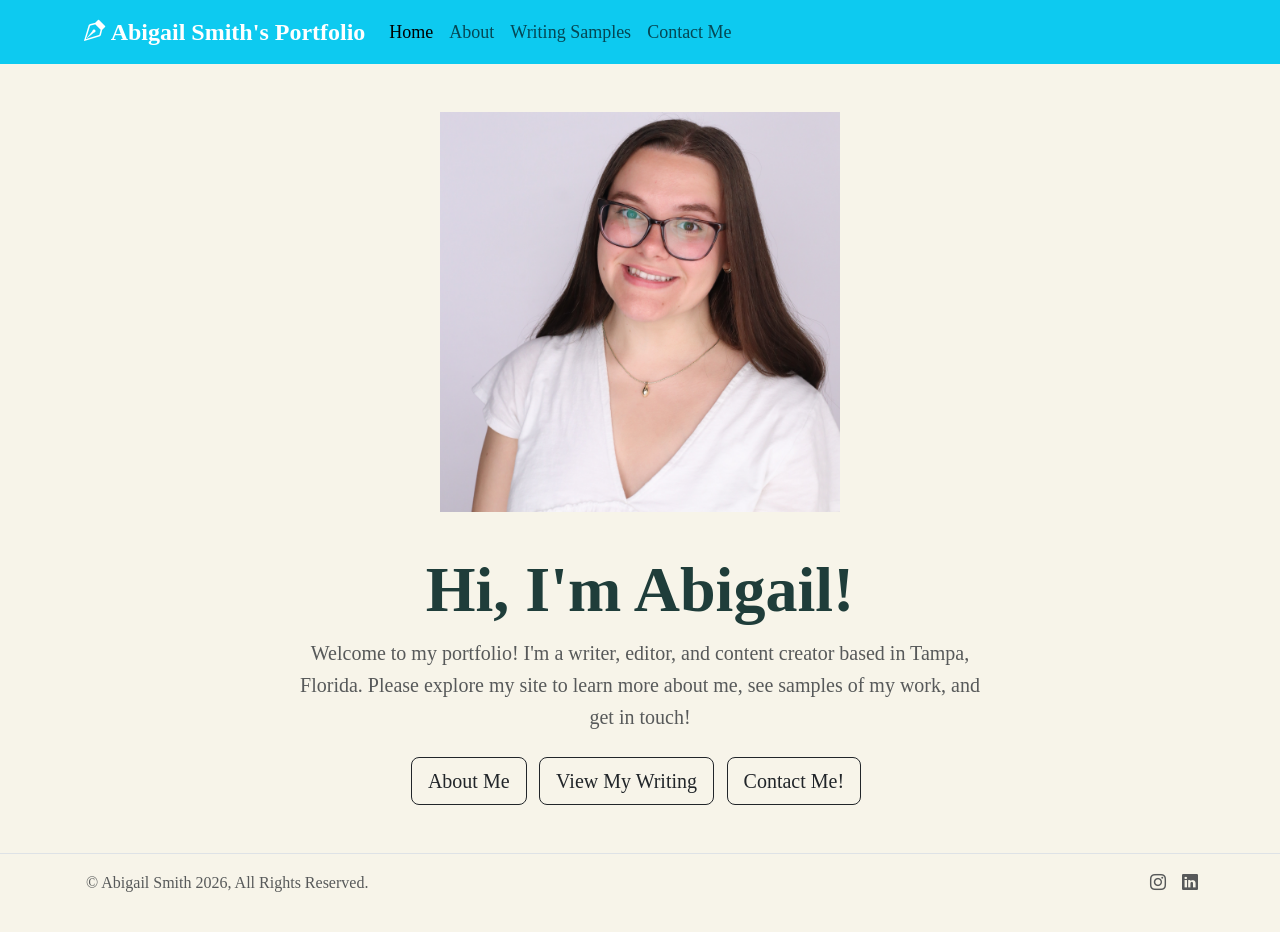
<file: bootstrap-website/index.html>
<!doctype html>
<html lang="en" class="h-100 w-100"> 
<head>
  <meta charset="utf-8">
  <meta name="viewport" content="width=device-width, initial-scale=1">
  <title>Bootstrap demo</title>
  <link href="https://cdn.jsdelivr.net/npm/bootstrap@5.3.8/dist/css/bootstrap.min.css" rel="stylesheet"
    integrity="sha384-sRIl4kxILFvY47J16cr9ZwB07vP4J8+LH7qKQnuqkuIAvNWLzeN8tE5YBujZqJLB" crossorigin="anonymous">
  <link rel="stylesheet" href="https://cdn.jsdelivr.net/npm/bootstrap-icons@1.13.1/font/bootstrap-icons.min.css">  
  <link rel="stylesheet" href="Writing-samples.css">
</head> 
<body class="h-100 w-100 d-flex flex-column">
  <nav class="navbar navbar-expand-lg navbar-info bg-info" aria-label="navbar">
    <div class="container"> <a class="navbar-brand" href="#">
      <i class="bi bi-vector-pen"></i> Abigail Smith's Portfolio</a> <button class="navbar-toggler" type="button"
        data-bs-toggle="collapse" data-bs-target="#navbar" aria-controls="navbar"
        aria-expanded="false" aria-label="Toggle navigation"> <span class="navbar-toggler-icon"></span> </button>
      <div class="collapse navbar-collapse" id="navbar">
        <ul class="navbar-nav me-auto mb-2 mb-lg-0">
          <li class="nav-item"> <a class="nav-link active" aria-current="page" href="index.html">Home</a> </li>
          <li class="nav-item"> <a class="nav-link" href="about.html">About</a> </li>
            <li class="nav-item"> <a class="nav-link" href="Writing-samples.html">Writing Samples</a> </li>
            <li class="nav-item"> <a class="nav-link" href="Contact.html">Contact Me</a> </li>
        </ul>
      </div>
    </div>
  </nav>
 <main class="container flex-grow-1 d-flex align-items-center justify-content-center">
  <section class="text-center py-5">
     <img 
      src="images/abigailsmith@vt.edu-fece2b3d.jpeg"
      alt="Abigail Smith FacePortrait, White Background, White Shirt"
      class="square-lg mb-4"
      width="400"
      height="400"
      style="object-fit: cover;"
    >
    <h1 class="display-3 fw-bold mt-3">
      Hi, I'm Abigail!
    </h1>
    <p class="lead text-muted mx-auto" style="max-width: 700px;">
      Welcome to my portfolio! I'm a writer, editor, and content creator based in Tampa, Florida. Please explore my site to learn more about me, see samples of my work, and get in touch!
      </p>   
    <div class="mt-4">
     <a href="about.html" class="btn btn-outline-dark btn-lg me-2">
        About Me
      </a>
      <a href="Writing-samples.html" class="btn btn-outline-dark btn-lg me-2">
        View My Writing
      </a>
      <a href="Contact.html" class="btn btn-outline-dark btn-lg me-2">
        Contact Me!
      </a>
    </div>
  </section>
</main>
  <footer class="mt-auto border-top">
    <div class="container d-flex flex-wrap justify-content-between align-items-center py-3">
      <div class="col-md-4 d-flex align-items-center"><span class="mb-3 mb-md-0 ps-1 text-body-secondary">© Abigail Smith 2026, All Rights Reserved.</span></div>
      <ul class="nav col-md-4 justify-content-end list-unstyled d-flex">
        <li class="ms-3"><a class="text-body-secondary" href="https://instagram.com/abbiesmii" aria-label="Instagram"><i class="bi bi-instagram"></i></a></li>
        <li class="ms-3"><a class="text-body-secondary" href="https://www.linkedin.com/in/abigail-smith-vt" aria-label="linkedin"><i class="bi bi-linkedin"></i></a></li>
      </ul>
    </div>
  </footer>
  <script src="https://cdn.jsdelivr.net/npm/bootstrap@5.3.8/dist/js/bootstrap.bundle.min.js"
    integrity="sha384-FKyoEForCGlyvwx9Hj09JcYn3nv7wiPVlz7YYwJrWVcXK/BmnVDxM+D2scQbITxI"
    crossorigin="anonymous"></script>
</body> 
</html>
</file>
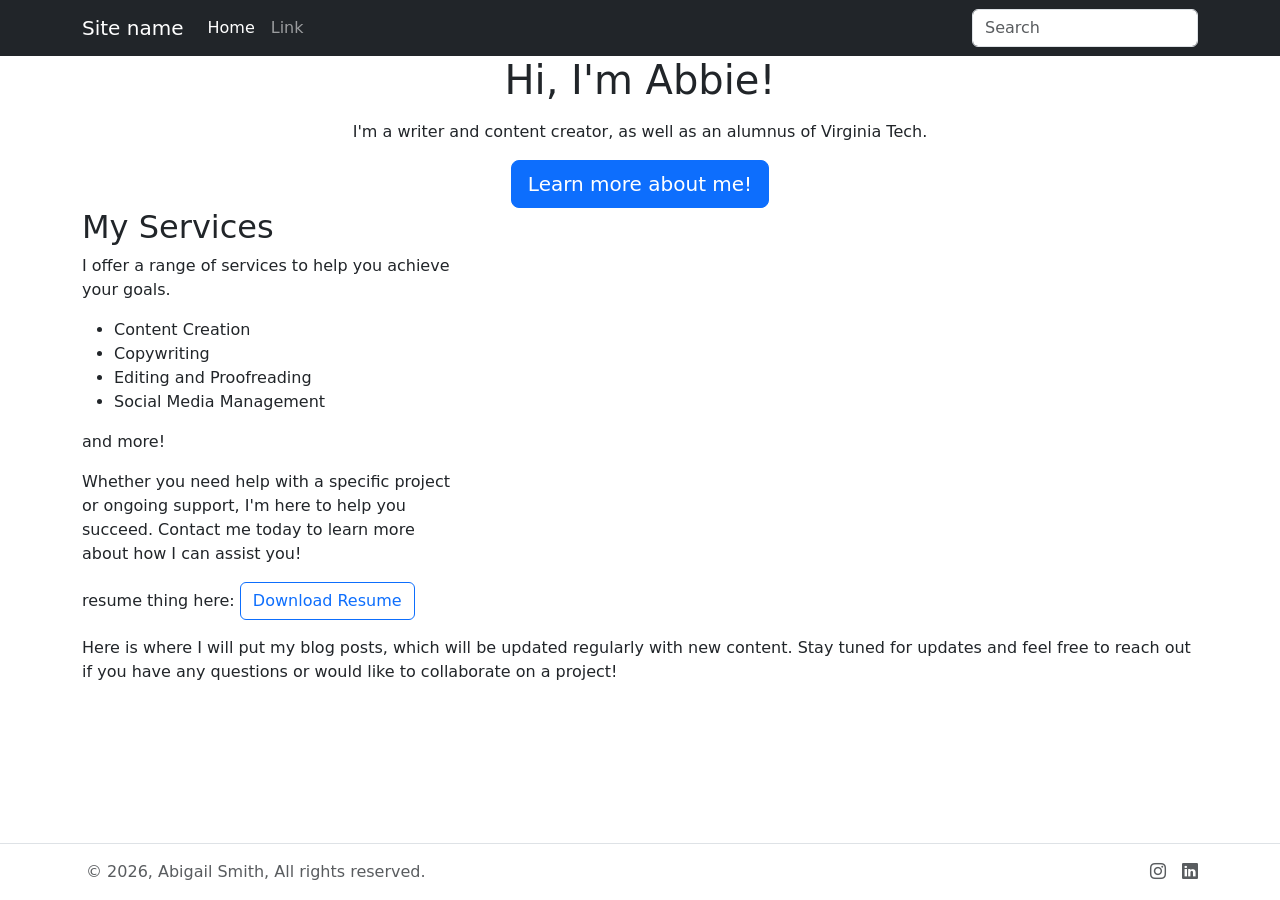
<file: site/bootstrap-website/index.html>
<!doctype html>
<html lang="en" class="h-100 w-100"> 
<head>
  <meta charset="utf-8">
  <meta name="viewport" content="width=device-width, initial-scale=1">
  <title>Bootstrap demo</title>
  <link href="https://cdn.jsdelivr.net/npm/bootstrap@5.3.8/dist/css/bootstrap.min.css" rel="stylesheet"
    integrity="sha384-sRIl4kxILFvY47J16cr9ZwB07vP4J8+LH7qKQnuqkuIAvNWLzeN8tE5YBujZqJLB" crossorigin="anonymous">
  <link rel="stylesheet" href="https://cdn.jsdelivr.net/npm/bootstrap-icons@1.13.1/font/bootstrap-icons.min.css">  
</head> 
<body class="h-100 w-100 d-flex flex-column">
  <nav class="navbar navbar-expand-lg navbar-dark bg-dark" aria-label="navbar">
    <div class="container"> <a class="navbar-brand" href="#">Site name</a> <button class="navbar-toggler" type="button"
        data-bs-toggle="collapse" data-bs-target="#navbar" aria-controls="navbar"
        aria-expanded="false" aria-label="Toggle navigation"> <span class="navbar-toggler-icon"></span> </button>
      <div class="collapse navbar-collapse" id="navbar">
        <ul class="navbar-nav me-auto mb-2 mb-lg-0">
          <li class="nav-item"> <a class="nav-link active" aria-current="page" href="#">Home</a> </li>
          <li class="nav-item"> <a class="nav-link" href="#">Link</a> </li>
        </ul>
        <form role="search"> <input class="form-control" type="search" placeholder="Search" aria-label="Search"> </form>
      </div>
    </div>
  </nav>
  <main class="container flex-grow-1">
    <hero>
      <div>
        <h1><center>Hi, I'm Abbie!</center></h1>
        <p><center>I'm a writer and content creator, as well as an alumnus of Virginia Tech. </center></p>
        <center><a class="btn btn-primary btn-lg" href="#" role="button">Learn more about me!
        </a></center>
      </div>
    </hero>
    <div class="col-md-4"><services>
      
        <h2>My Services</h2>
        <p>I offer a range of services to help you achieve your goals.</p>
        <ul>
          <li>Content Creation</li>
          <li>Copywriting</li>
          <li>Editing and Proofreading</li>
          <li>Social Media Management</li>
        </ul>and more!
        <p> <blockquote>Whether you need help with a specific project or ongoing support, I'm here to help you succeed. Contact me today to learn more about how I can assist you! </blockquote>
        </p>
        <p> resume thing here: <button type="button" class="btn btn-outline-primary">Download Resume</button></p>
      </div>
    </services>
    <body> 
      Here is where I will put my blog posts, which will be updated regularly with new content. Stay tuned for updates and feel free to reach out if you have any questions or would like to collaborate on a project!
    </body>
  </main>
  <footer class="mt-auto border-top">
    <div class="container d-flex flex-wrap justify-content-between align-items-center py-3">
      <div class="col-md-4 d-flex align-items-center"><span class="mb-3 mb-md-0 ps-1 text-body-secondary">© 2026, Abigail Smith, All rights reserved.</span></div>
      <ul class="nav col-md-4 justify-content-end list-unstyled d-flex">
        <li class="ms-3"><a class="text-body-secondary" href="#" aria-label="Instagram"><i class="bi bi-instagram"></i></a></li>
        <li class="ms-3"><a class="text-body-secondary" href="#" aria-label="LinkedIn"><i class="bi bi-linkedin"></i></a></li>
      </ul>
    </div>
  </footer>
  <script src="https://cdn.jsdelivr.net/npm/bootstrap@5.3.8/dist/js/bootstrap.bundle.min.js"
    integrity="sha384-FKyoEForCGlyvwx9Hj09JcYn3nv7wiPVlz7YYwJrWVcXK/BmnVDxM+D2scQbITxI"
    crossorigin="anonymous"></script>
</body> 
</html>
</file>
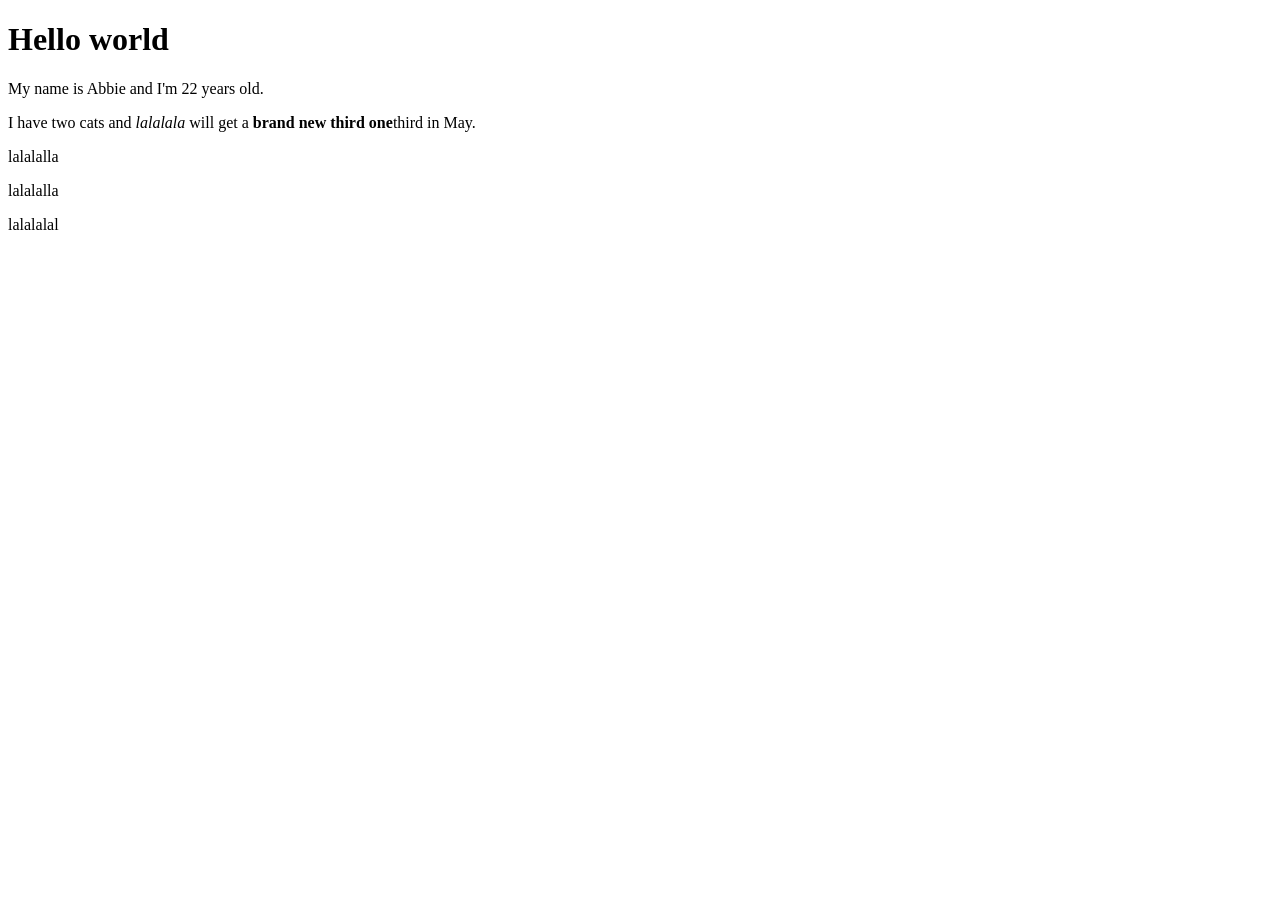
<file: index copy.html>
<!DOCTYPE html>
<html>
<body>
    <h1>Hello world</h1>
    <p>My name is Abbie and I'm 22 years old.</p>
    <p>I have two cats and <i>lalalala </i> will get a <b>brand new third one</b>third in May.</p>
    <p>lalalalla</p>
    <p>lalalalla</p>
    <p>lalalalal</p>
</body>
</html>
</file>
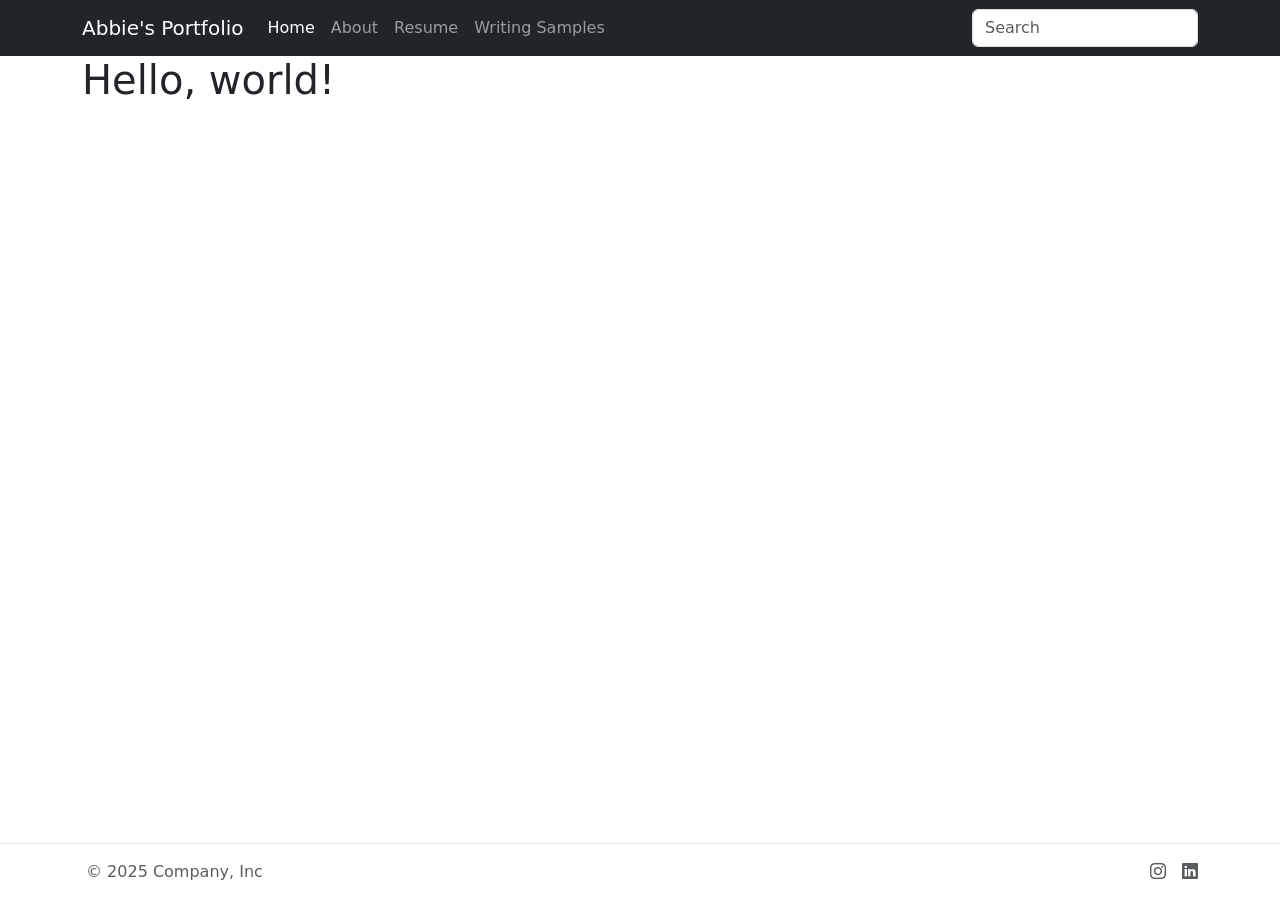
<file: bootstrap-website/resume.html>
<!doctype html>
<html lang="en" class="h-100 w-100"> 
<head>
  <meta charset="utf-8">
  <meta name="viewport" content="width=device-width, initial-scale=1">
  <title>Bootstrap demo</title>
  <link href="https://cdn.jsdelivr.net/npm/bootstrap@5.3.8/dist/css/bootstrap.min.css" rel="stylesheet"
    integrity="sha384-sRIl4kxILFvY47J16cr9ZwB07vP4J8+LH7qKQnuqkuIAvNWLzeN8tE5YBujZqJLB" crossorigin="anonymous">
  <link rel="stylesheet" href="https://cdn.jsdelivr.net/npm/bootstrap-icons@1.13.1/font/bootstrap-icons.min.css">  
</head> 
<body class="h-100 w-100 d-flex flex-column">
  <nav class="navbar navbar-expand-lg navbar-dark bg-dark" aria-label="navbar">
    <div class="container"> <a class="navbar-brand" href="#">Abbie's Portfolio</a> <button class="navbar-toggler" type="button"
        data-bs-toggle="collapse" data-bs-target="#navbar" aria-controls="navbar"
        aria-expanded="false" aria-label="Toggle navigation"> <span class="navbar-toggler-icon"></span> </button>
      <div class="collapse navbar-collapse" id="navbar">
        <ul class="navbar-nav me-auto mb-2 mb-lg-0">
          <li class="nav-item"> <a class="nav-link active" aria-current="page" href="index.html">Home</a> </li>
          <li class="nav-item"> <a class="nav-link" href="about.html">About</a> </li>
           <li class="nav-item"> <a class="nav-link" href="resume.html">Resume</a> </li>
            <li class="nav-item"> <a class="nav-link" href="Writing-samples.html">Writing Samples</a> </li>
        </ul>
        <form role="search"> <input class="form-control" type="search" placeholder="Search" aria-label="Search"> </form>
      </div>
    </div>
  </nav>
  <main class="container flex-grow-1">
    <div>
      <h1>Hello, world!</h1>
    </div>
  </main>
  <footer class="mt-auto border-top">
    <div class="container d-flex flex-wrap justify-content-between align-items-center py-3">
      <div class="col-md-4 d-flex align-items-center"><span class="mb-3 mb-md-0 ps-1 text-body-secondary">© 2025 Company, Inc</span></div>
      <ul class="nav col-md-4 justify-content-end list-unstyled d-flex">
        <li class="ms-3"><a class="text-body-secondary" href="https://instagram.com/abbiesmii" aria-label="Instagram"><i class="bi bi-instagram"></i></a></li>
        <li class="ms-3"><a class="text-body-secondary" href="https://linkedin.com/in/abigailsmithVT" aria-label="linkedin"><i class="bi bi-linkedin"></i></a></li>
      </ul>
    </div>
  </footer>
  <script src="https://cdn.jsdelivr.net/npm/bootstrap@5.3.8/dist/js/bootstrap.bundle.min.js"
    integrity="sha384-FKyoEForCGlyvwx9Hj09JcYn3nv7wiPVlz7YYwJrWVcXK/BmnVDxM+D2scQbITxI"
    crossorigin="anonymous"></script>
</body> 
</html>
</file>
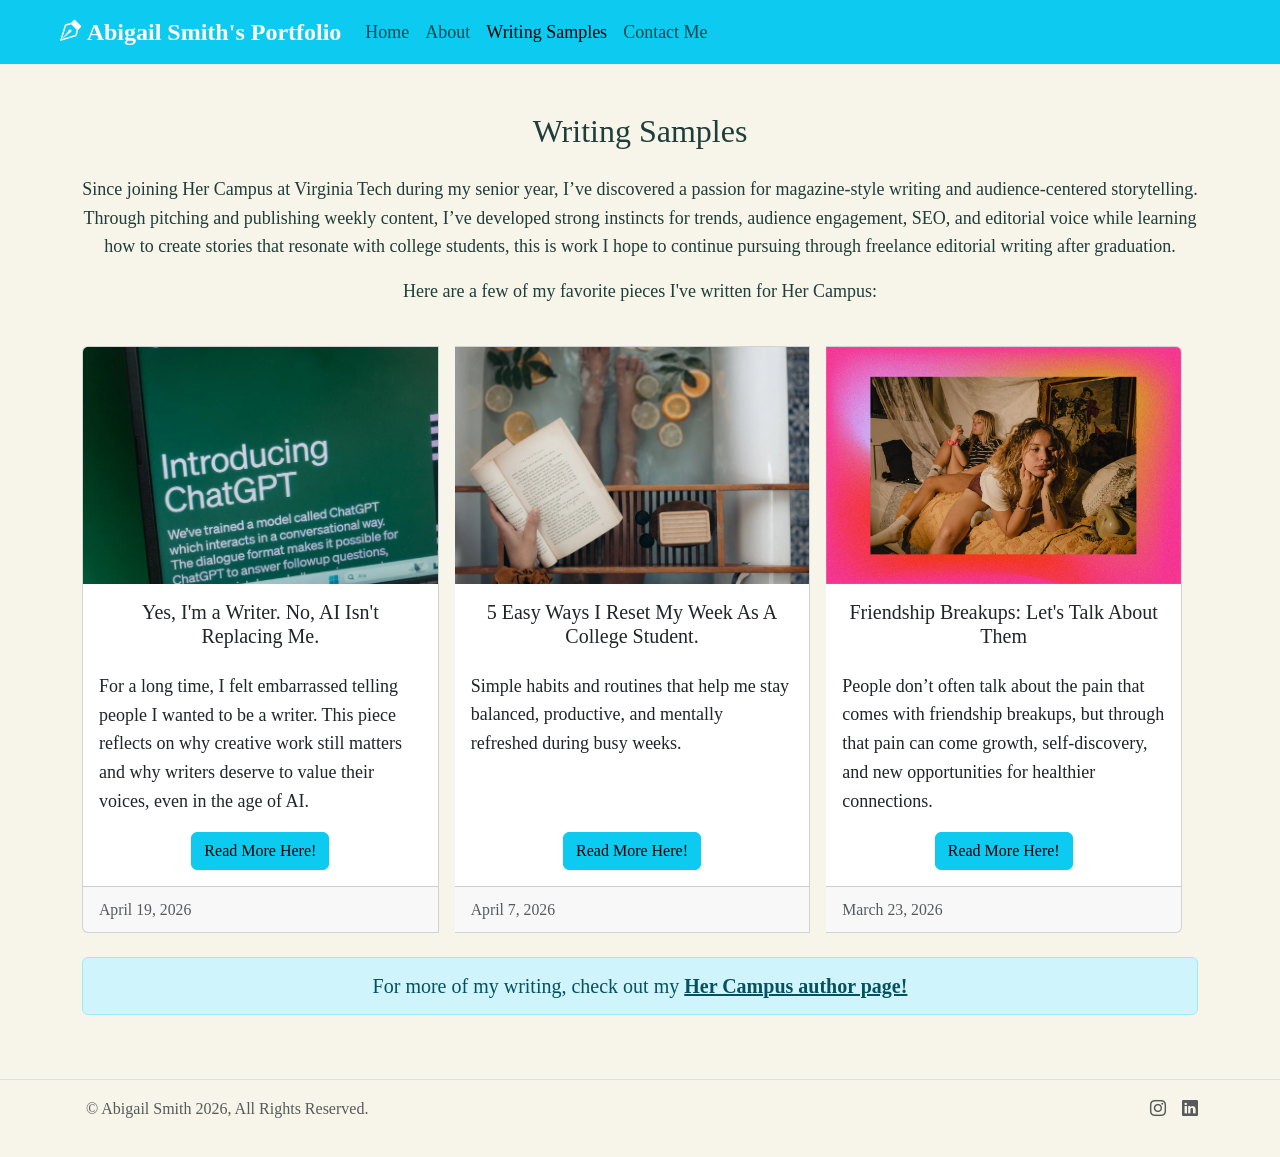
<file: bootstrap-website/Writing-samples.html>
<!doctype html>
<html lang="en" class="h-100 w-100">

<head>
  <meta charset="utf-8">
  <meta name="viewport" content="width=device-width, initial-scale=1">
  <title>Bootstrap demo</title>
  <link href="https://cdn.jsdelivr.net/npm/bootstrap@5.3.8/dist/css/bootstrap.min.css" rel="stylesheet"
    integrity="sha384-sRIl4kxILFvY47J16cr9ZwB07vP4J8+LH7qKQnuqkuIAvNWLzeN8tE5YBujZqJLB" crossorigin="anonymous">
  <link rel="stylesheet" href="https://cdn.jsdelivr.net/npm/bootstrap-icons@1.13.1/font/bootstrap-icons.min.css">
  <link rel="stylesheet" href="Writing-samples.css">
</head>

<body class="h-100 w-100 d-flex flex-column">
  <nav class="navbar navbar-expand-lg navbar-info bg-info pe-5" aria-label="navbar">
    <div class="container"> <a class="navbar-brand" href="#">
        <i class="bi bi-vector-pen"></i> Abigail Smith's Portfolio</a> <button class="navbar-toggler" type="button"
        data-bs-toggle="collapse" data-bs-target="#navbar" aria-controls="navbar" aria-expanded="false"
        aria-label="Toggle navigation"> <span class="navbar-toggler-icon"></span> </button>
      <div class="collapse navbar-collapse" id="navbar">
        <ul class="navbar-nav me-auto mb-2 mb-lg-0">
          <li class="nav-item"> <a class="nav-link" href="index.html">Home</a> </li>
          <li class="nav-item"> <a class="nav-link" href="about.html">About</a> </li>
          <li class="nav-item"> <a class="nav-link active" aria-current="page"href="Writing-samples.html">Writing Samples</a> </li>
          <li class="nav-item"> <a class="nav-link" href="Contact.html">Contact Me</a> </li>
        </ul>
      </div>
    </div>
  </nav>
  <main class="container flex-grow-1 pt-5">
    <div class="pb-4">
      <center>
        <h1>Writing Samples</h1>
      </center>
      <div class ="card-group mb-3"></div>
      <center>
        <p> Since joining Her Campus at Virginia Tech during my senior year, I’ve discovered a passion for magazine-style writing and audience-centered storytelling. Through pitching and publishing weekly content, I’ve developed strong instincts for trends, audience engagement, SEO, and editorial voice while learning how to create stories that resonate with college students, this is work I hope to continue pursuing through freelance editorial writing after graduation.</p>
      </center>
      <center>
        <p>Here are a few of my favorite pieces I've written for Her Campus:</p>
      </center>
    </div>
    <div class="card-group">
      <div class="card me-3">
        <img class="card-img-top" src="images/screenshot_20260407_at_25839pmpng_by_Beyzaa_Yurtkuran.webp" alt="Card image cap">
        <div class="card-body">
        <center>
<h5 class="card-title">Yes, I'm a Writer. No, AI Isn't Replacing Me.</h5>
        </center>  
          <div class="card-group mb-3"></div>
          <p class="card-text">For a long time, I felt embarrassed telling people I wanted to be a writer. This piece
            reflects on why creative work still matters and why writers deserve to value their voices, even in the age
            of AI.</p>
        </div>
        <div class="button-group d-flex justify-content-center">
          <a href="https://www.hercampus.com/school/virginia-tech/yes-im-a-writer-no-ai-isnt-replacing-me/"
            class="btn btn-info" target="_blank">
            Read More Here!
          </a>
        </div>
        <div class="card-group mb-3"></div>
        <div class="card-footer">
          <small class="text-muted">April 19, 2026</small>
        </div>
      </div>
      <div class="card me-3">
        <img class="card-img-top" src="images/reading-in-bathtub_by_Taryn_Elliot.webp" alt="Card image cap">
        <div class="card-body">
          <center><h5 class="card-title">5 Easy Ways I Reset My Week As A College Student.</h5></center>
            <div class="card-group mb-3"></div>
          <p class="card-text">Simple habits and routines that help me stay balanced, productive, and mentally refreshed
            during busy weeks.</p>
        </div>
        <div class="button-group d-flex justify-content-center">
          <a href="https://www.hercampus.com/school/virginia-tech/5-easy-ways-i-reset-my-week-as-a-college-student/"
            class="btn btn-info" target="_blank">
            Read More Here!
          </a>
        </div>
        <div class="card-group mb-3"></div>
        <div class="card-footer">
          <small class="text-muted">April 7, 2026</small>
        </div>
      </div>
      <div class="card me-3">
        <img class="card-img-top" src="images/Introverted_Friendship_Hero.webp" alt="Card image cap">
        <div class="card-body">
         <Center>
            <h5 class="card-title">Friendship Breakups: Let's Talk About Them</h5>
          </Center>
            <div class="card-group mb-3"></div>
          <p class="card-text">People don’t often talk about the pain that comes with friendship breakups, but through
            that pain can come growth, self-discovery, and new opportunities for healthier connections.</p>
        </div>
        <div class="button-group d-flex justify-content-center">
          <a href="https://www.hercampus.com/school/virginia-tech/friendship-breakups-lets-talk-about-them/"
            class="btn btn-info" target="_blank">
            Read More Here!
          </a>
        </div>
        <div class="card-group mb-3"></div>
        <div class="card-footer">
          <small class="text-muted">March 23, 2026</small>
        </div>
      </div>
    </div>
    <div class="alert alert-info text-center mt-4" role="alert">
  <h5 class="mb-0">
    For more of my writing, check out my 
    <a href="https://www.hercampus.com/author/abigail-m-smith/"
       target="_blank"
       class="alert-link">
       Her Campus author page!
    </a>
  </h5>
</div>
  </main>
  <footer class="mt-5 border-top">
    <div class="container d-flex flex-wrap justify-content-between align-items-center py-3">
      <div class="col-md-4 d-flex align-items-center"><span class="mb-3 mb-md-0 ps-1 text-body-secondary">© Abigail
          Smith 2026, All Rights Reserved.</span></div>
      <ul class="nav col-md-4 justify-content-end list-unstyled d-flex">
        <li class="ms-3"><a class="text-body-secondary" href="https://instagram.com/abbiesmii" aria-label="Instagram"><i
              class="bi bi-instagram"></i></a></li>
        <li class="ms-3"><a class="text-body-secondary" href="https://www.linkedin.com/in/abigail-smith-vt"
            aria-label="linkedin"><i class="bi bi-linkedin"></i></a></li>
      </ul>
    </div>
  </footer>
  <script src="https://cdn.jsdelivr.net/npm/bootstrap@5.3.8/dist/js/bootstrap.bundle.min.js"
    integrity="sha384-FKyoEForCGlyvwx9Hj09JcYn3nv7wiPVlz7YYwJrWVcXK/BmnVDxM+D2scQbITxI"
    crossorigin="anonymous"></script>
</body>

</html>
</file>
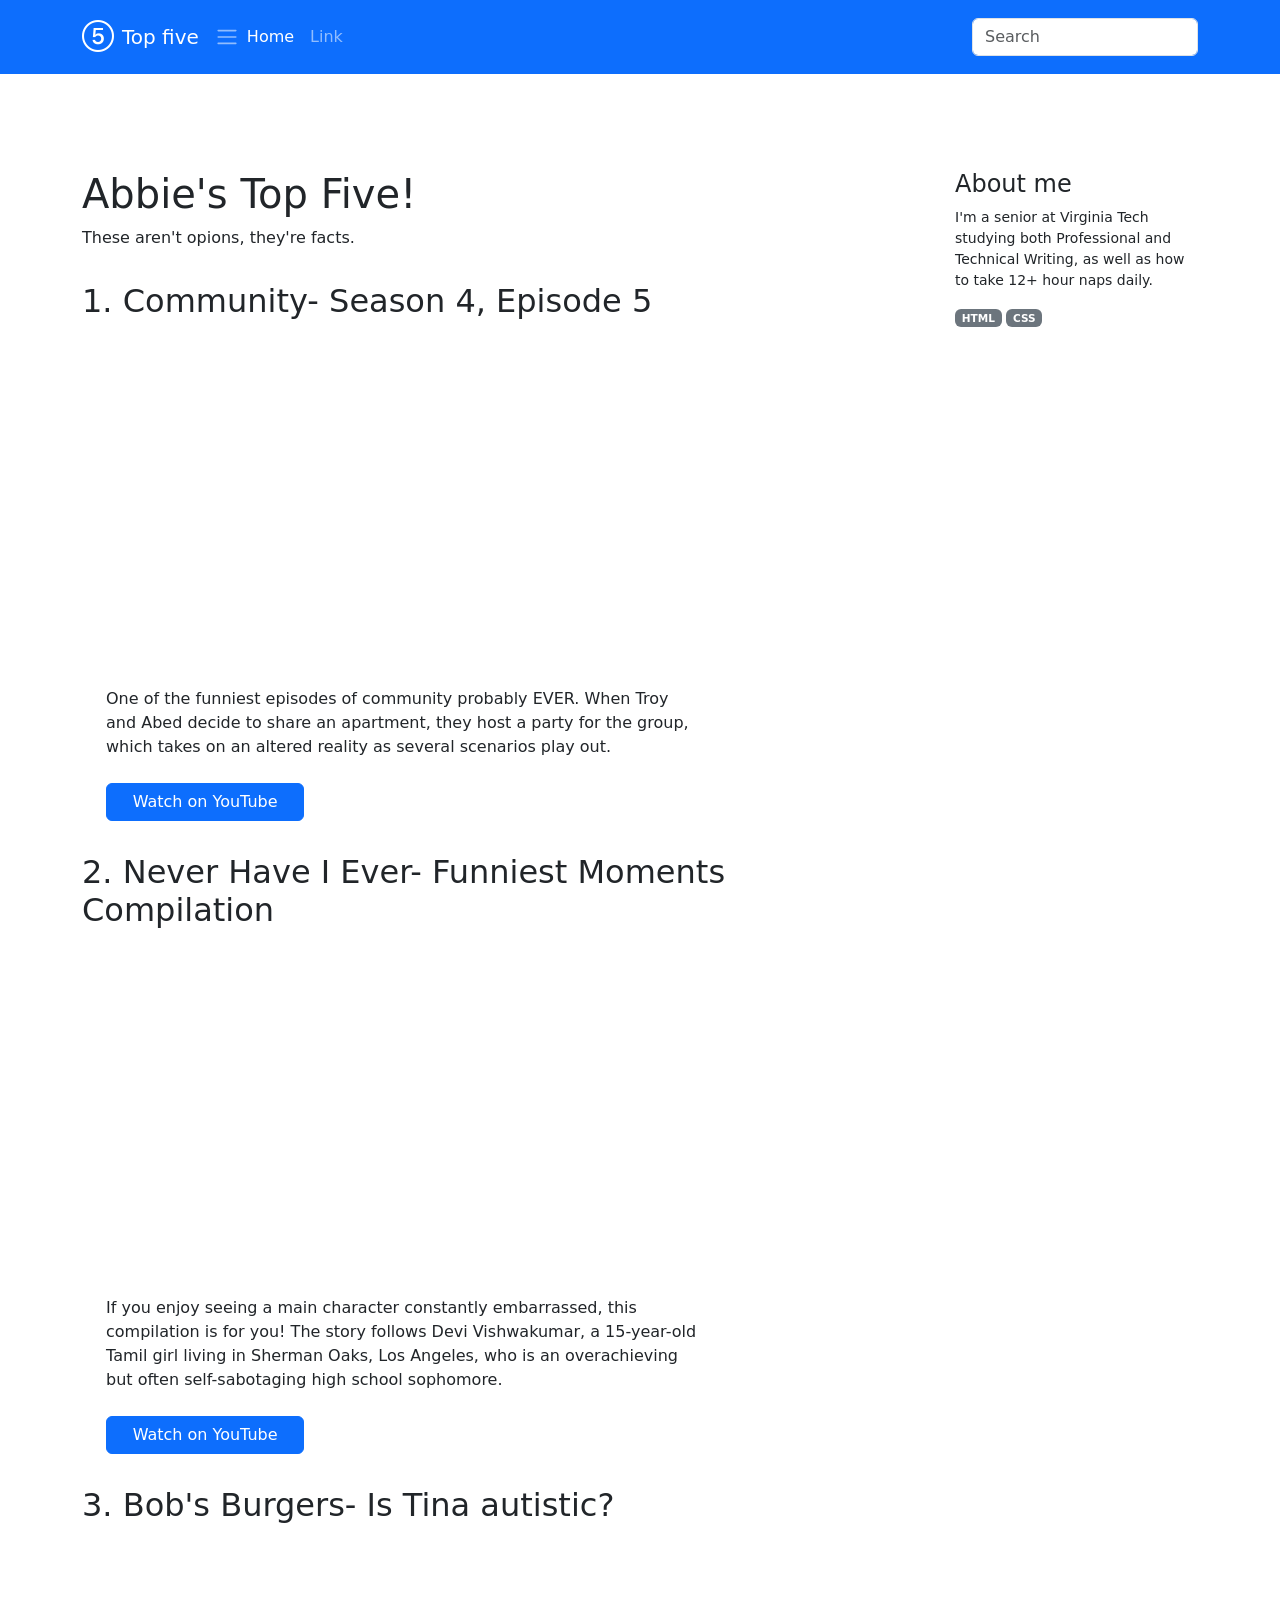
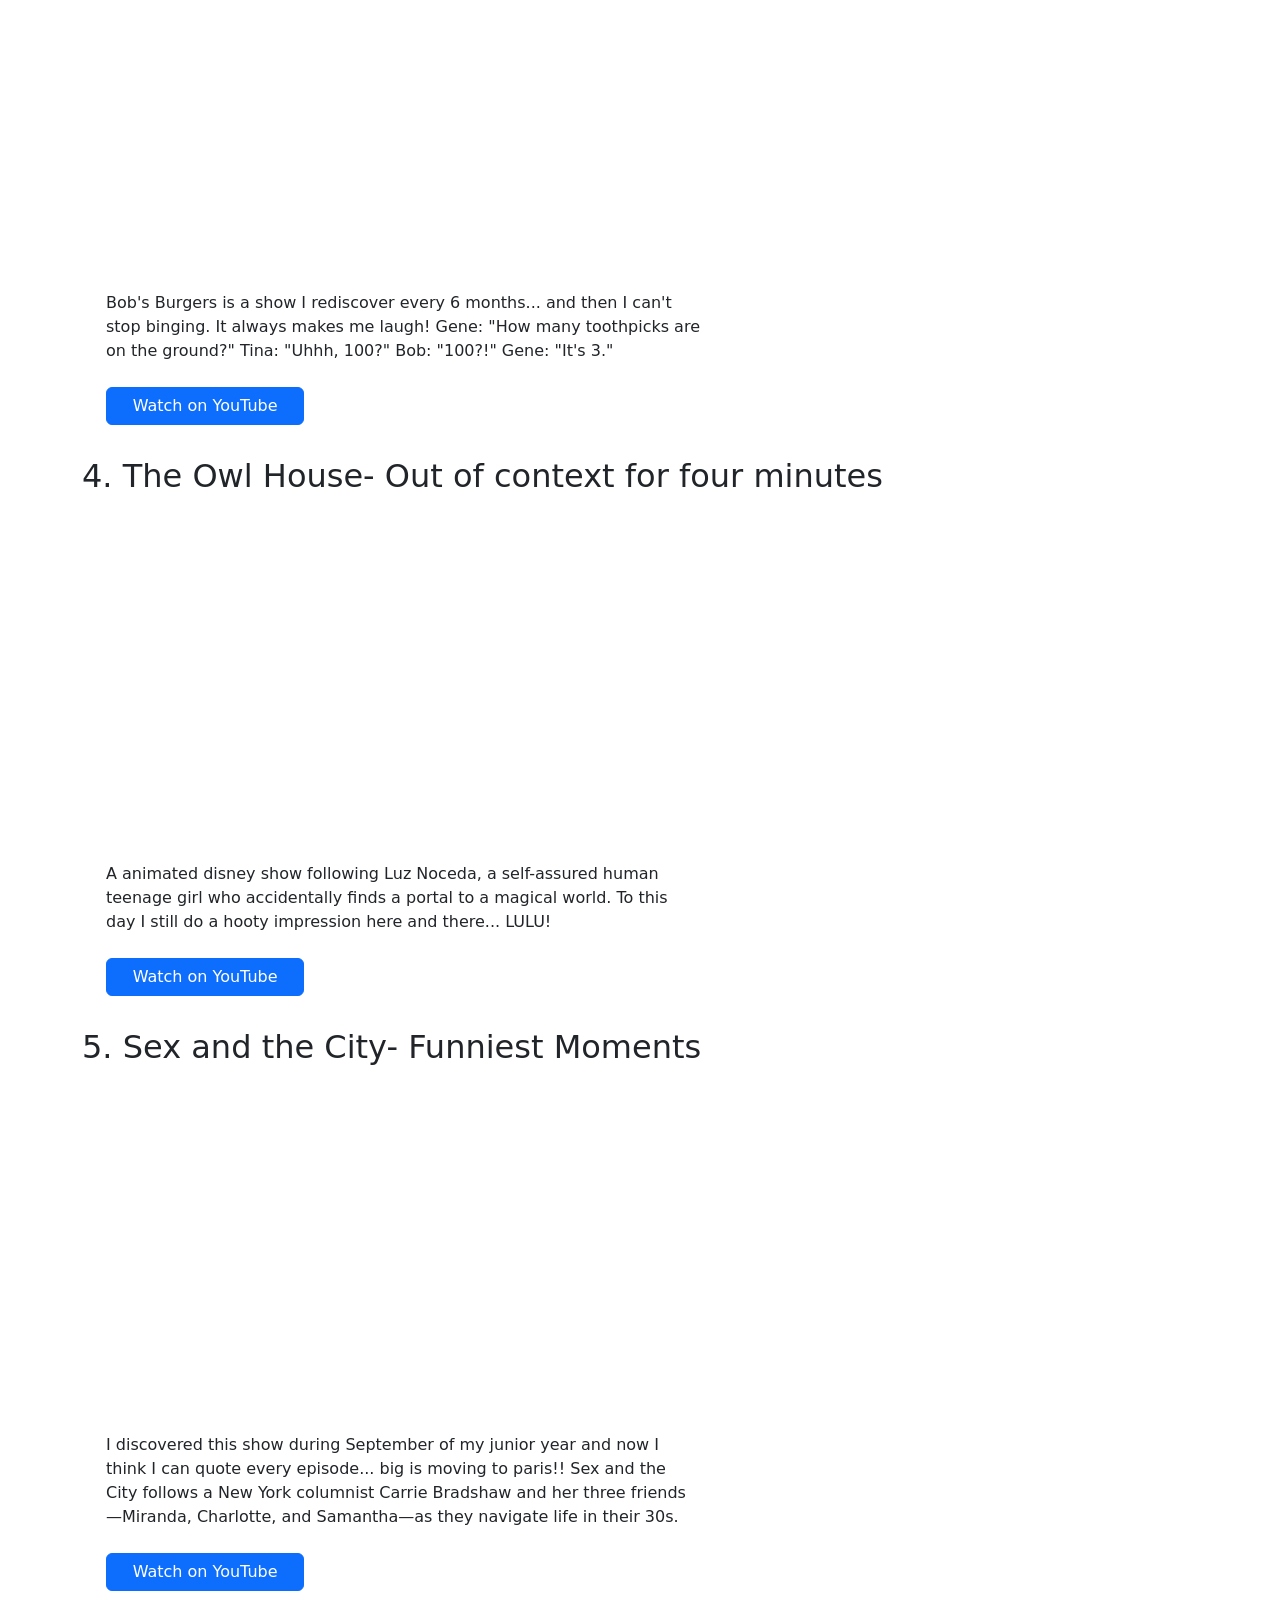
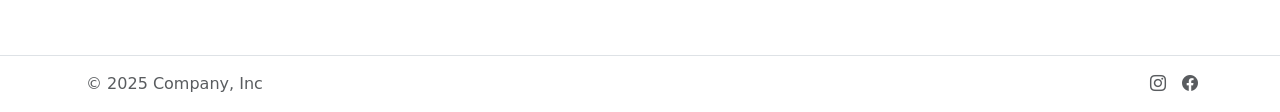
<file: site/bootstrap-sandbox-hyphen.html>
<!doctype html>
<html lang="en" class="h-100 w-100">

<head>
  <meta charset="utf-8">
  <meta name="viewport" content="width=device-width, initial-scale=1">
  <title>Bootstrap demo</title>
  <link href="https://cdn.jsdelivr.net/npm/bootstrap@5.3.8/dist/css/bootstrap.min.css" rel="stylesheet"
    integrity="sha384-sRIl4kxILFvY47J16cr9ZwB07vP4J8+LH7qKQnuqkuIAvNWLzeN8tE5YBujZqJLB" crossorigin="anonymous">
  <link rel="stylesheet" href="https://cdn.jsdelivr.net/npm/bootstrap-icons@1.13.1/font/bootstrap-icons.min.css">

  <head>
    <meta charset="utf-8">
    <meta name="viewport" content="width=device-width, initial-scale=1">
    <title>Bootstrap demo</title>
    <link href="https://cdn.jsdelivr.net/npm/bootstrap@5.3.8/dist/css/bootstrap.min.css" rel="stylesheet"
      integrity="sha384-sRIl4kxILFvY47J16cr9ZwB07vP4J8+LH7qKQnuqkuIAvNWLzeN8tE5YBujZqJLB" crossorigin="anonymous">
    <link rel="stylesheet" href="https://cdn.jsdelivr.net/npm/bootstrap-icons@1.13.1/font/bootstrap-icons.min.css">
  </head>

<body class="h-100 w-100 d-flex flex-column">
  <nav class="navbar navbar-expand-lg navbar-dark bg-primary" aria-label="Abbie Site">
    <div class="container"> <a class="navbar-brand d-flex align-items-center" href="#"><i
          class="bi bi-5-circle pe-2 fs-2"></i>Top five</a>
      <span class="navbar-toggler-icon"></span> </button>
      <div class="collapse navbar-collapse" id="navbarsExample07">
        <ul class="navbar-nav me-auto mb-2 mb-lg-0">
          <li class="nav-item"> <a class="nav-link active" aria-current="page" href="#">Home</a> </li>
          <li class="nav-item"> <a class="nav-link" href="#">Link</a> </li>
        </ul>
        <form role="search"> <input class="form-control" type="search" placeholder="Search" aria-label="Search"> </form>
      </div>
    </div>
  </nav>
  <main class="container flex-grow-1 pt-5">
    <div class="row gx-5">
      <div class="py-5 col-lg-9">
        <div>
          <h1>Abbie's Top Five!</h1>
        </div>
        <p>These aren't opions, they're facts.</p>
        <div class="py-3">
          <h2 class="pb-3">1. Community- Season 4, Episode 5</h2>
          <div class="ps-sm-4 col-lg-9">
            <div class="ratio ratio-16x9">
              <iframe src="https://www.youtube.com/embed/POT3plx0vBs?si=J9Ah3rqhoCPhrGnp" title="YouTube video player"
                frameborder="0"
                allow="accelerometer; autoplay; clipboard-write; encrypted-media; gyroscope; picture-in-picture; web-share"
                referrerpolicy="strict-origin-when-cross-origin" allowfullscreen></iframe>
            </div>
            <p class="py-2">One of the funniest episodes of community probably EVER. When Troy and Abed decide to share
              an apartment, they host a party for
              the group, which takes on an altered reality as several scenarios play out.</p>
            <a class="btn btn-primary col-12 col-md-4" href="https://www.youtube.com/watch?v=sFs6Xs5Sq_Y"
              role="button">Watch on YouTube</a>
          </div>
        </div>

        <div class="py-3">
          <h2 class="pb-3">2. Never Have I Ever- Funniest Moments Compilation</h2>
          <div class="ps-sm-4 col-lg-9">
            <div class="ratio ratio-16x9">
              <iframe src="https://www.youtube.com/embed/ZyPELpt8Lig?si=2-yqied2AKGkenhD" title="YouTube video player"
                frameborder="0"
                allow="accelerometer; autoplay; clipboard-write; encrypted-media; gyroscope; picture-in-picture; web-share"
                referrerpolicy="strict-origin-when-cross-origin" allowfullscreen></iframe>
            </div>
            <p class="py-2">If you enjoy seeing a main character constantly embarrassed, this compilation is for you!
              The story follows Devi Vishwakumar, a 15-year-old Tamil girl living in Sherman Oaks, Los Angeles, who is
              an
              overachieving but often self-sabotaging high school sophomore.</p>
            <a class="btn btn-primary col-12 col-md-4"
              href="https://www.youtube.com/embed/ZyPELpt8Lig?si=2-yqied2AKGkenhD" role="button">Watch on YouTube</a>
          </div>
        </div>

        <div class="py-3">
          <h2 class="pb-3">3. Bob's Burgers- Is Tina autistic?</h2>
          <div class="ps-sm-4 col-lg-9">
            <div class="ratio ratio-16x9">
              <iframe src="https://www.youtube.com/embed/uUA-Quoydow?si=o4p7Ovt58sT4e0QI" title="YouTube video player"
                frameborder="0"
                allow="accelerometer; autoplay; clipboard-write; encrypted-media; gyroscope; picture-in-picture; web-share"
                referrerpolicy="strict-origin-when-cross-origin" allowfullscreen></iframe>
            </div>
            <p class="py-2"> Bob's Burgers is a show I rediscover every 6 months... and then I can't stop binging.
              It always makes me laugh! Gene: "How many toothpicks are on the ground?"
              Tina: "Uhhh, 100?"
              Bob: "100?!"
              Gene: "It's 3."</p>
            <a class="btn btn-primary col-12 col-md-4"
              href="https://www.youtube.com/embed/uUA-Quoydow?si=o4p7Ovt58sT4e0QI" role="button">Watch on
              YouTube</a>
          </div>
        </div>

        <div class="py-3">
          <h2 class="pb-3">4. The Owl House- Out of context for four minutes</h2>
          <div class="ps-sm-4 col-lg-9">
            <div class="ratio ratio-16x9">
              <iframe src="https://www.youtube.com/embed/otT3cXrKaMo?si=ruxvDD0ro4p7WxLn" title="YouTube video player"
                frameborder="0"
                allow="accelerometer; autoplay; clipboard-write; encrypted-media; gyroscope; picture-in-picture; web-share"
                referrerpolicy="strict-origin-when-cross-origin" allowfullscreen></iframe>
            </div>
            <p class="py-2">A animated disney show following Luz Noceda, a self-assured human teenage girl who
              accidentally finds a portal to a magical world. To this day I still do a hooty impression here and
              there... LULU!</p>
            <a class="btn btn-primary col-12 col-md-4"
              href="https://www.youtube.com/embed/otT3cXrKaMo?si=ruxvDD0ro4p7WxLn" role="button">Watch on
              YouTube</a>
          </div>
        </div>

        <div class="py-3">
          <h2 class="pb-3">5. Sex and the City- Funniest Moments</h2>
          <div class="ps-sm-4 col-lg-9">
            <div class="ratio ratio-16x9">
              <iframe src="https://www.youtube.com/embed/tIBpn5ob60s?si=K8RVr0dUYRbRR7PB" title="YouTube video player"
                frameborder="0"
                allow="accelerometer; autoplay; clipboard-write; encrypted-media; gyroscope; picture-in-picture; web-share"
                referrerpolicy="strict-origin-when-cross-origin" allowfullscreen></iframe>
            </div>
            <p class="py-2"> I discovered this show during September of my junior year and now I think I can
              quote every episode... big is moving to paris!! Sex
              and the City follows a New York columnist Carrie Bradshaw and her three friends—Miranda,
              Charlotte, and
              Samantha—as they navigate life in their 30s.</p>
            <a class="btn btn-primary col-12 col-md-4"
              href="https://www.youtube.com/embed/tIBpn5ob60s?si=K8RVr0dUYRbRR7PB" role="button">Watch on
              YouTube</a>
          </div>
        </div>
      </div>
      <div class="py-5 col-lg-3">
        <h1 class="fs-4">About me</h1>
        <p class="small">I'm a senior at Virginia Tech studying both Professional and Technical Writing, as well
          as how to
          take 12+ hour naps daily.</p>
        <div class="small"><span class="badge text-bg-secondary">HTML</span> <span
            class="badge text-bg-secondary">CSS</span>
        </div>
      </div>
    </div>

  </main>
  <footer class="mt-auto border-top">
    <div class="container d-flex flex-wrap justify-content-between align-items-center py-3">
      <div class="col-md-4 d-flex align-items-center"><span class="mb-3 mb-md-0 ps-1 text-body-secondary">© 2025
          Company, Inc</span></div>
      <ul class="nav col-md-4 justify-content-end list-unstyled d-flex">
        <li class="ms-3"><a class="text-body-secondary" href="#" aria-label="Instagram"><i
              class="bi bi-instagram"></i></a></li>
        <li class="ms-3"><a class="text-body-secondary" href="#" aria-label="Facebook"><i
              class="bi bi-facebook"></i></a></li>
      </ul>
    </div>
  </footer>
  <script src="https://cdn.jsdelivr.net/npm/bootstrap@5.3.8/dist/js/bootstrap.bundle.min.js"
    integrity="sha384-FKyoEForCGlyvwx9Hj09JcYn3nv7wiPVlz7YYwJrWVcXK/BmnVDxM+D2scQbITxI"
    crossorigin="anonymous"></script>
</body>
</file>
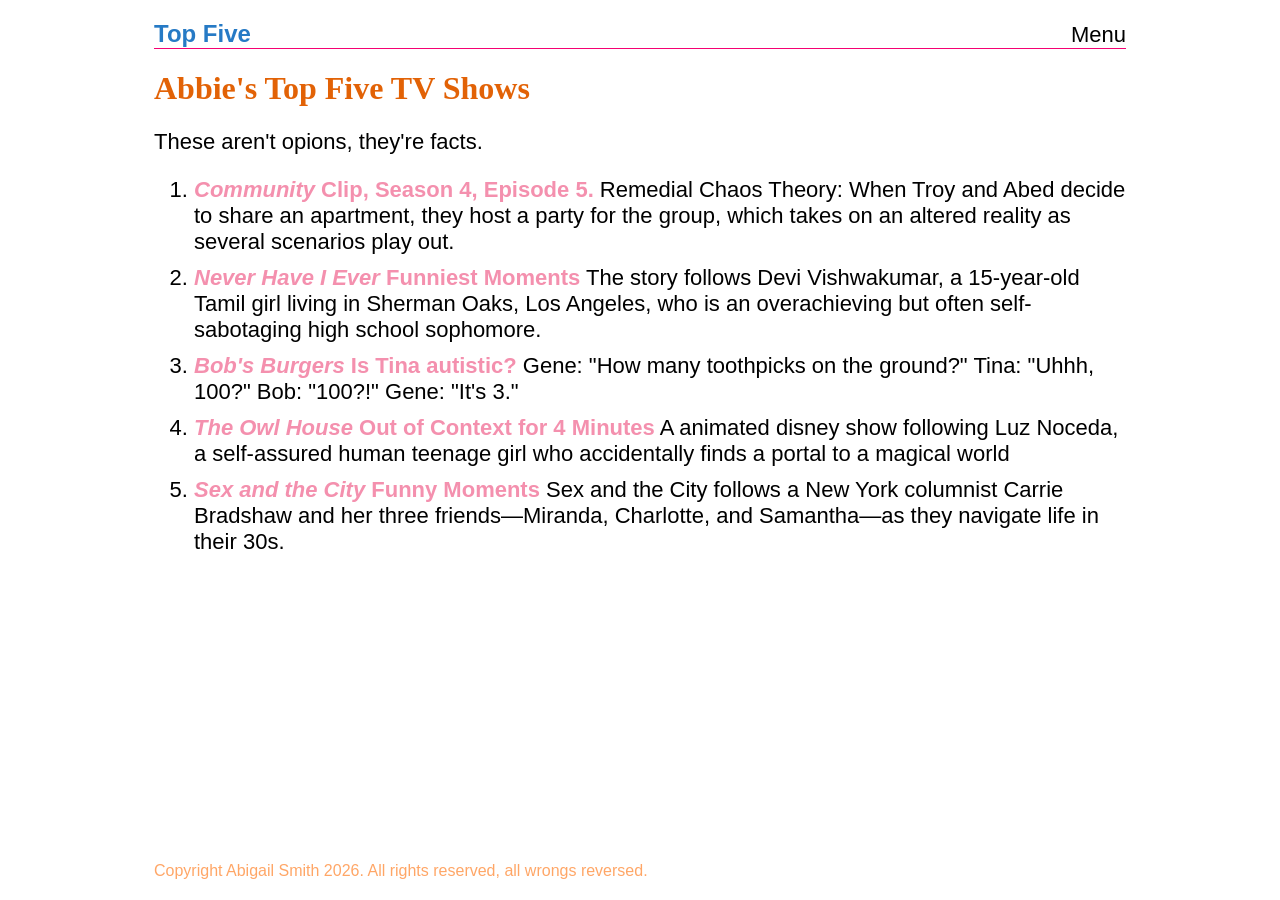
<file: site/top-five.html>
<!DOCTYPE html>
<html lang="en">
<head>
    <meta charset="UTF-8">
    <meta name="viewport" content="width=device-width, initial-scale=1.0">
   <link rel="stylesheet" href="top-five.css">
    <title>Abbie's Top Five TV Shows</title>
</head>
<body>
    <div class="container">
        <header>
            <div class="logo">
                Top Five</div>
            <div>Menu</div>
        </header>
           <main>
           <h1>Abbie's Top Five TV Shows</h1>
           <p>These aren't opions, they're facts.</p>
           <ol>
            <li><b><a href="https://www.youtube.com/watch?v=7I0T_Rl05_c"><em>Community</em> Clip, Season 4, Episode 5.</a></b> Remedial Chaos Theory: When Troy and Abed decide to share an apartment, they host a party for the group, which takes on an altered reality as several scenarios play out.
            </li>
        
            <li><b><a href="https://www.youtube.com/watch?v=ZyPELpt8Lig"><em>Never Have I Ever</em> Funniest Moments</a></b> The story follows Devi Vishwakumar, a 15-year-old Tamil girl living in Sherman Oaks, Los Angeles, who is an overachieving but often self-sabotaging high school sophomore.</li>
        
            <li><b><a href="https://www.youtube.com/watch?v=uUA-Quoydow"><em>Bob's Burgers</em> Is Tina autistic?</a></b> Gene: "How many toothpicks on the ground?"
           Tina: "Uhhh, 100?"
           Bob: "100?!"
           Gene: "It's 3." </li>
        
           <li><b><a href="https://www.youtube.com/watch?v=otT3cXrKaMo"><em>The Owl House</em> Out of Context for 4 Minutes</a></b> A animated disney show following Luz Noceda, a self-assured human teenage girl who accidentally finds a portal to a magical world </li>
        
           <li><b><a href="https://www.youtube.com/watch?v=tIBpn5ob60s"><em>Sex and the City</em> Funny Moments</a></b> Sex and the City follows a New York columnist Carrie Bradshaw and her three friends—Miranda, Charlotte, and Samantha—as they navigate life in their 30s. </li>
           </ol>
           </main>
           <footer>
        <div>Copyright Abigail Smith 2026. All rights reserved, all wrongs reversed.</div>
           </footer>
    </div>
</body>
</html>
</file>
<file: bootstrap-website/Writing-samples.css>
html {
  width: 100%;
  height: 100%;
}

body {
  height: 100%;
  margin: 0 auto;
  background-color: #f7f4e9;
  color: #1f3d3a;
  font-family: Georgia, "Times New Roman", serif;
  font-size: 18px;
  line-height: 1.6;
}
.navbar {
  background-color: #1f3d3a;
}
.navbar-brand {
  font-size: 24px;
  font-weight: 700;
  color: rgb(255, 255, 255);
}

/* .container {
  min-height: 100%;
  display: flex;
  flex-direction: column;
  align-items: stretch;
} */

footer {
  font-size: 16px;
  color: rgba(255, 106, 0, 0.6);
  padding-bottom: 20px;
}
             
@media screen and (min-width: 576px) {
  body {
    width: 556px;
  }
  h1 {
    font-size: 32px;
  }
  .logo {
    font-size: 24px;
    color: rgb(38, 122, 197)
  }
}

@media screen and (min-width: 768px) {
  body {
    width: 748px;
  }
}

@media screen and (min-width: 992px) {
  body {
    width: 972px;
  }
}
</file>
<file: site/top-five.css>
html {
  width: 100%;
  height: 100%;
}

body {
  height: 100%;
  width: 375px;
  margin: 0 auto;
  font-family: 'Trebuchet MS', 'Lucida Sans Unicode', 'Lucida Grande', 'Lucida Sans', Arial, sans-serif, Helvetica, sans-serif;
  font-size: 22px;
}

.container {
  min-height: 100%;
  display: flex;
  flex-direction: column;
  align-items: stretch;
}

header {
  display: flex;
  justify-content: space-between;
  align-items: baseline;
  border-bottom: 1px solid rgb(245, 1, 115);
  padding-top: 20px; 
}

.logo {
  font-size: 34px;
  font-weight: 800;
  color: rgb(251, 82, 113);
}

main {
  flex-grow: 1;
}
h1 {
  font-family: "Comic Sans MS", Georgia, serif;
  color: rgb(226, 98, 6);
   font-size: 24px;
}

li {
  padding-bottom: 10px;
}

a {
  color: rgb(244, 144, 174);
  text-decoration: none;
}

footer {
  font-size: 16px;
  color: rgba(255, 106, 0, 0.6);
  padding-bottom: 20px;
}

@media screen and (min-width: 576px) {
  body {
    width: 556px;
  }
  h1 {
    font-size: 32px;
  }
  .logo {
    font-size: 24px;
    color: rgb(38, 122, 197)
  }
}

@media screen and (min-width: 768px) {
  body {
    width: 748px;
  }
}

@media screen and (min-width: 992px) {
  body {
    width: 972px;
  }
}
</file>
